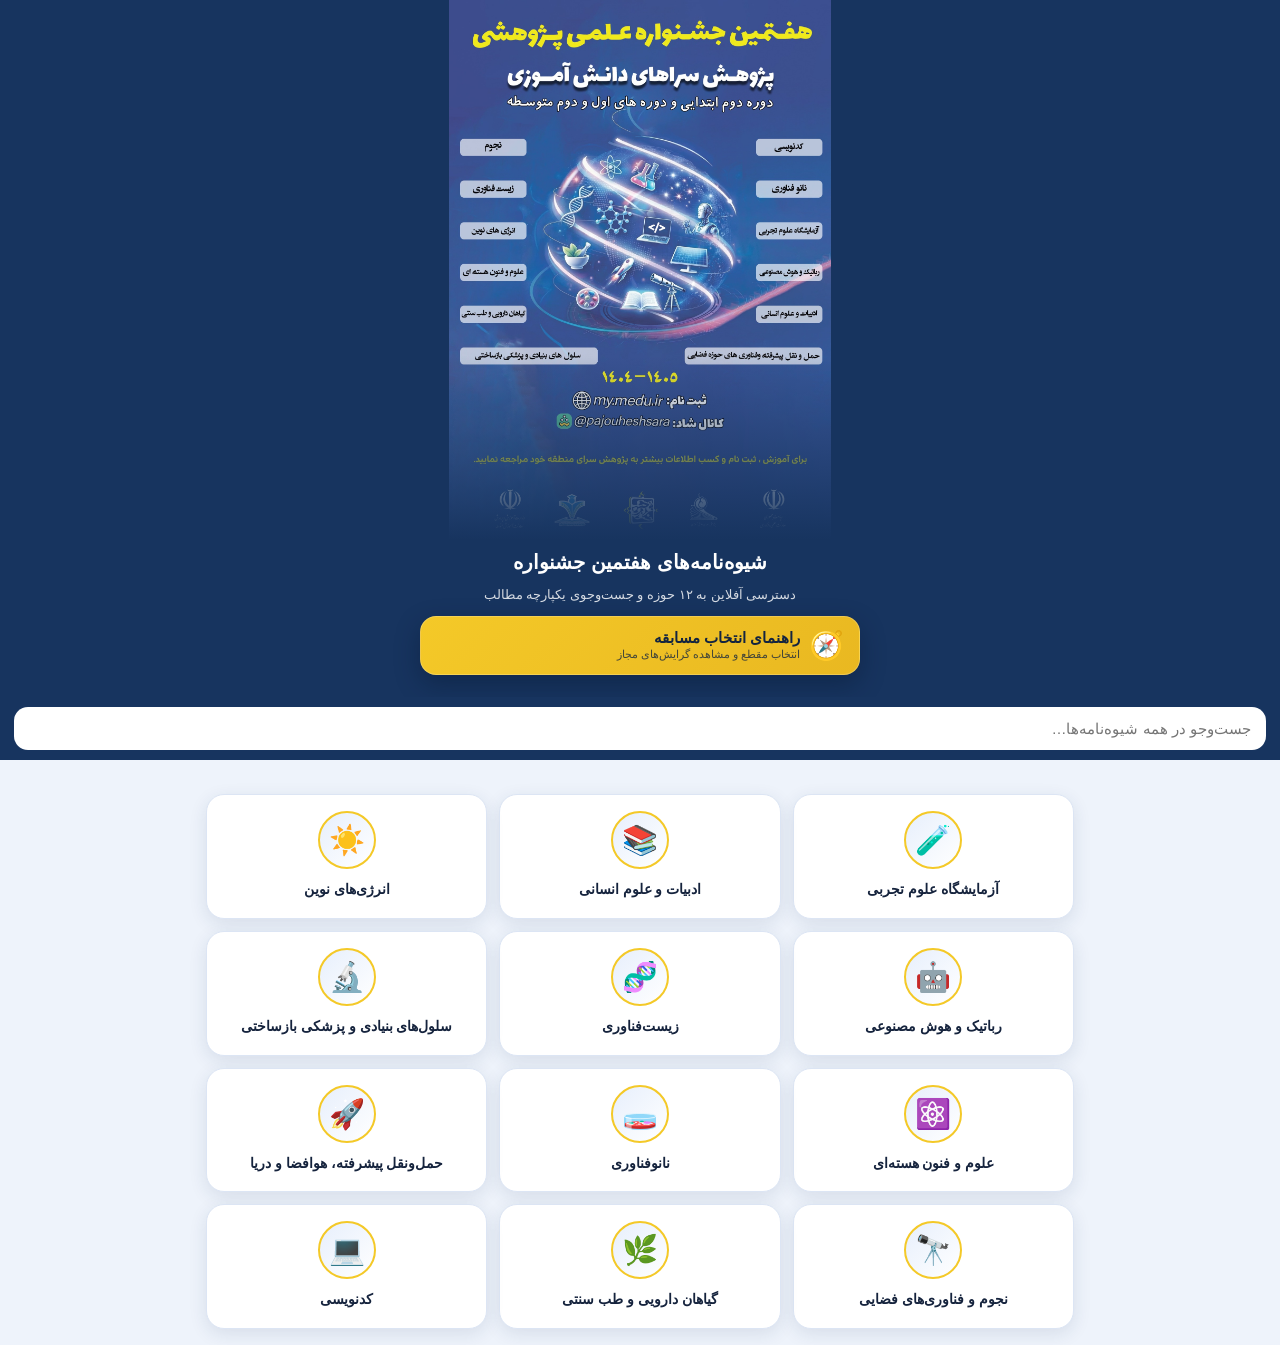
<file: app/src/main/assets/index.html>
<!doctype html><html lang="fa"><head><meta charset="utf-8"><meta name="viewport" content="width=device-width,initial-scale=1"><title>شیوه‌نامه‌های جشنواره</title><link rel="stylesheet" href="style.css"></head><body>
<section class="hero"><img src="poster.jpg" alt="پوستر هفتمین جشنواره علمی پژوهشی"></section>
<section class="intro"><h1>شیوه‌نامه‌های هفتمین جشنواره</h1><p>دسترسی آفلاین به ۱۲ حوزه و جست‌وجوی یکپارچه مطالب</p><button class="guide-entry" onclick="location.href='guide.html'"><span>🧭</span><b>راهنمای انتخاب مسابقه</b><small>انتخاب مقطع و مشاهده گرایش‌های مجاز</small></button></section>
<div class="search"><input id="q" placeholder="جست‌وجو در همه شیوه‌نامه‌ها…" autocomplete="off"></div>
<div id="results" class="results"></div><main id="grid" class="grid"></main>
<script>
const docs=[
['lab','آزمایشگاه علوم تجربی','🧪'],['literature','ادبیات و علوم انسانی','📚'],['energy','انرژی‌های نوین','☀️'],['robotics','رباتیک و هوش مصنوعی','🤖'],['biotech','زیست‌فناوری','🧬'],['stem','سلول‌های بنیادی و پزشکی بازساختی','🔬'],['nuclear','علوم و فنون هسته‌ای','⚛️'],['nano','نانوفناوری','🧫'],['aerospace','حمل‌ونقل پیشرفته، هوافضا و دریا','🚀'],['astronomy','نجوم و فناوری‌های فضایی','🔭'],['herbal','گیاهان دارویی و طب سنتی','🌿'],['coding','کدنویسی','💻']];
const grid=document.getElementById('grid');
docs.forEach(d=>{let x=document.createElement('div');x.className='card';x.innerHTML=`<div class="icon">${d[2]}</div><b>${d[1]}</b>`;x.onclick=()=>location.href=`viewer.html?doc=${d[0]}`;grid.appendChild(x)});
let index=[];fetch('search-index.json').then(r=>r.json()).then(x=>index=x);
let timer;document.getElementById('q').oninput=e=>{clearTimeout(timer);timer=setTimeout(()=>search(e.target.value),180)};
function norm(s){return String(s||'').normalize('NFKC').replace(/[يى]/g,'ی').replace(/ك/g,'ک').replace(/[\u064B-\u065F\u0670\u06D6-\u06ED]/g,'').replace(/[\u200c\u200d]/g,' ').replace(/[^\u0600-\u06ff0-9A-Za-z]+/g,' ').replace(/\s+/g,' ').trim()}
function compact(s){return norm(s).replace(/\s/g,'')}
function search(raw){const box=document.getElementById('results'),q=norm(raw),qc=compact(raw);box.innerHTML='';grid.style.display=q.length>1?'none':'grid';if(q.length<2)return;let found=[];for(const d of index){for(const p of d.pages){let t=norm(p.text),at=t.indexOf(q);if(at<0&&compact(t).includes(qc))at=0;if(at>=0){found.push({id:d.id,title:d.title,page:p.page,snip:t.slice(Math.max(0,at-65),at+q.length+90)});if(found.length>=60)break}}if(found.length>=60)break}
if(!found.length){box.innerHTML='<div class="empty">نتیجه‌ای پیدا نشد.</div>';return}found.forEach(r=>{let el=document.createElement('div');el.className='result';el.innerHTML=`<b>${r.title}</b> <small>— صفحه ${r.page}</small><p>${r.snip}</p>`;el.onclick=()=>location.href=`viewer.html?doc=${r.id}&page=${r.page}&q=${encodeURIComponent(q)}`;box.appendChild(el)})}
</script></body></html>
</file>
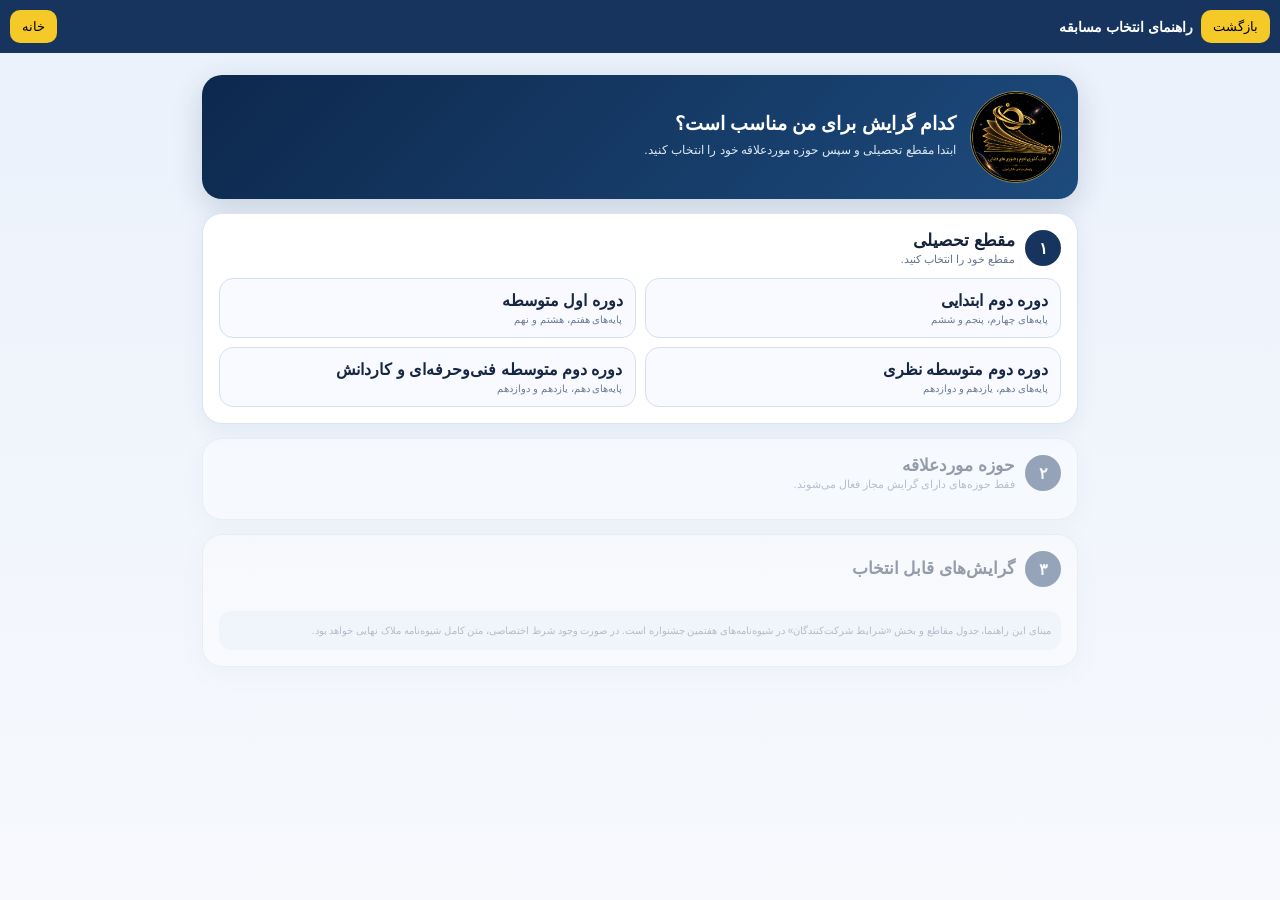
<file: app/src/main/assets/guide.html>
<!doctype html>
<html lang="fa">
<head>
  <meta charset="utf-8">
  <meta name="viewport" content="width=device-width,initial-scale=1,viewport-fit=cover">
  <title>راهنمای انتخاب مسابقه</title>
  <link rel="stylesheet" href="style.css">
</head>
<body class="guide-page">
  <header class="topbar guide-topbar">
    <button onclick="history.back()">بازگشت</button>
    <div class="title">راهنمای انتخاب مسابقه</div>
    <button onclick="location.href='index.html'">خانه</button>
  </header>
  <main class="guide-shell">
    <section class="guide-hero">
      <img src="hub-logo.png" alt="نشان قطب کشوری نجوم و فناوری‌های فضایی">
      <div><h1>کدام گرایش برای من مناسب است؟</h1><p>ابتدا مقطع تحصیلی و سپس حوزه موردعلاقه خود را انتخاب کنید.</p></div>
    </section>
    <section class="step" id="levelStep">
      <div class="step-heading"><span>۱</span><div><h2>مقطع تحصیلی</h2><p>مقطع خود را انتخاب کنید.</p></div></div>
      <div id="levels" class="choice-grid"></div>
    </section>
    <section class="step locked" id="fieldStep">
      <div class="step-heading"><span>۲</span><div><h2>حوزه موردعلاقه</h2><p>فقط حوزه‌های دارای گرایش مجاز فعال می‌شوند.</p></div></div>
      <div id="fields" class="field-choice-grid"></div>
    </section>
    <section class="step locked" id="resultStep">
      <div class="step-heading"><span>۳</span><div><h2>گرایش‌های قابل انتخاب</h2><p id="resultSummary"></p></div></div>
      <div id="resultsList" class="eligible-list"></div>
      <div class="source-note">مبنای این راهنما، جدول مقاطع و بخش «شرایط شرکت‌کنندگان» در شیوه‌نامه‌های هفتمین جشنواره است. در صورت وجود شرط اختصاصی، متن کامل شیوه‌نامه ملاک نهایی خواهد بود.</div>
    </section>
  </main>
  <script>
    let data,selectedLevel=null,selectedField=null;
    const $=id=>document.getElementById(id);
    fetch('eligibility-index.json').then(r=>r.json()).then(x=>{data=x;renderLevels()}).catch(()=>{$('levels').innerHTML='<div class="empty">خطا در بارگذاری اطلاعات راهنما.</div>'});
    function renderLevels(){
      $('levels').innerHTML='';
      data.levels.forEach(l=>{const b=document.createElement('button');b.className='choice';b.dataset.id=l.id;b.innerHTML=`<b>${l.title}</b><small>${l.subtitle}</small>`;b.onclick=()=>selectLevel(l.id);$('levels').appendChild(b)});
    }
    function selectLevel(id){
      selectedLevel=id;selectedField=null;
      document.querySelectorAll('#levels .choice').forEach(x=>x.classList.toggle('selected',x.dataset.id===id));
      $('fieldStep').classList.remove('locked');$('resultStep').classList.add('locked');renderFields();$('fieldStep').scrollIntoView({behavior:'smooth',block:'start'});
    }
    function renderFields(){
      $('fields').innerHTML='';
      data.fields.forEach(f=>{const count=f.items.filter(i=>i.levels.includes(selectedLevel)).length;const b=document.createElement('button');b.className='field-choice'+(count?'':' disabled');b.dataset.id=f.id;b.disabled=!count;b.innerHTML=`<span>${f.icon}</span><b>${f.title}</b><small>${count?count+' گرایش مجاز':'گزینه‌ای ندارد'}</small>`;b.onclick=()=>selectField(f.id);$('fields').appendChild(b)});
    }
    function selectField(id){
      selectedField=id;document.querySelectorAll('#fields .field-choice').forEach(x=>x.classList.toggle('selected',x.dataset.id===id));
      const field=data.fields.find(f=>f.id===id),level=data.levels.find(l=>l.id===selectedLevel),items=field.items.filter(i=>i.levels.includes(selectedLevel));
      $('resultSummary').textContent=`${items.length} گرایش در «${field.title}» برای «${level.title}»`;
      $('resultsList').innerHTML='';
      items.forEach((i,n)=>{const d=document.createElement('article');d.className='eligible-item';d.innerHTML=`<div class="eligible-number">${toFa(n+1)}</div><div class="eligible-copy"><h3>${i.title}</h3>${i.note?`<p class="eligibility-note">${i.note}</p>`:''}<small>شروع راهنما از صفحه ${toFa(i.page)} فایل PDF</small></div><button>مشاهده شیوه‌نامه</button>`;d.querySelector('button').onclick=()=>location.href=`viewer.html?doc=${field.id}&page=${i.page}&section=${encodeURIComponent(i.title)}`;$('resultsList').appendChild(d)});
      $('resultStep').classList.remove('locked');$('resultStep').scrollIntoView({behavior:'smooth',block:'start'});
    }
    function toFa(x){return String(x).replace(/\d/g,d=>'۰۱۲۳۴۵۶۷۸۹'[d])}
  </script>
</body>
</html>
</file>
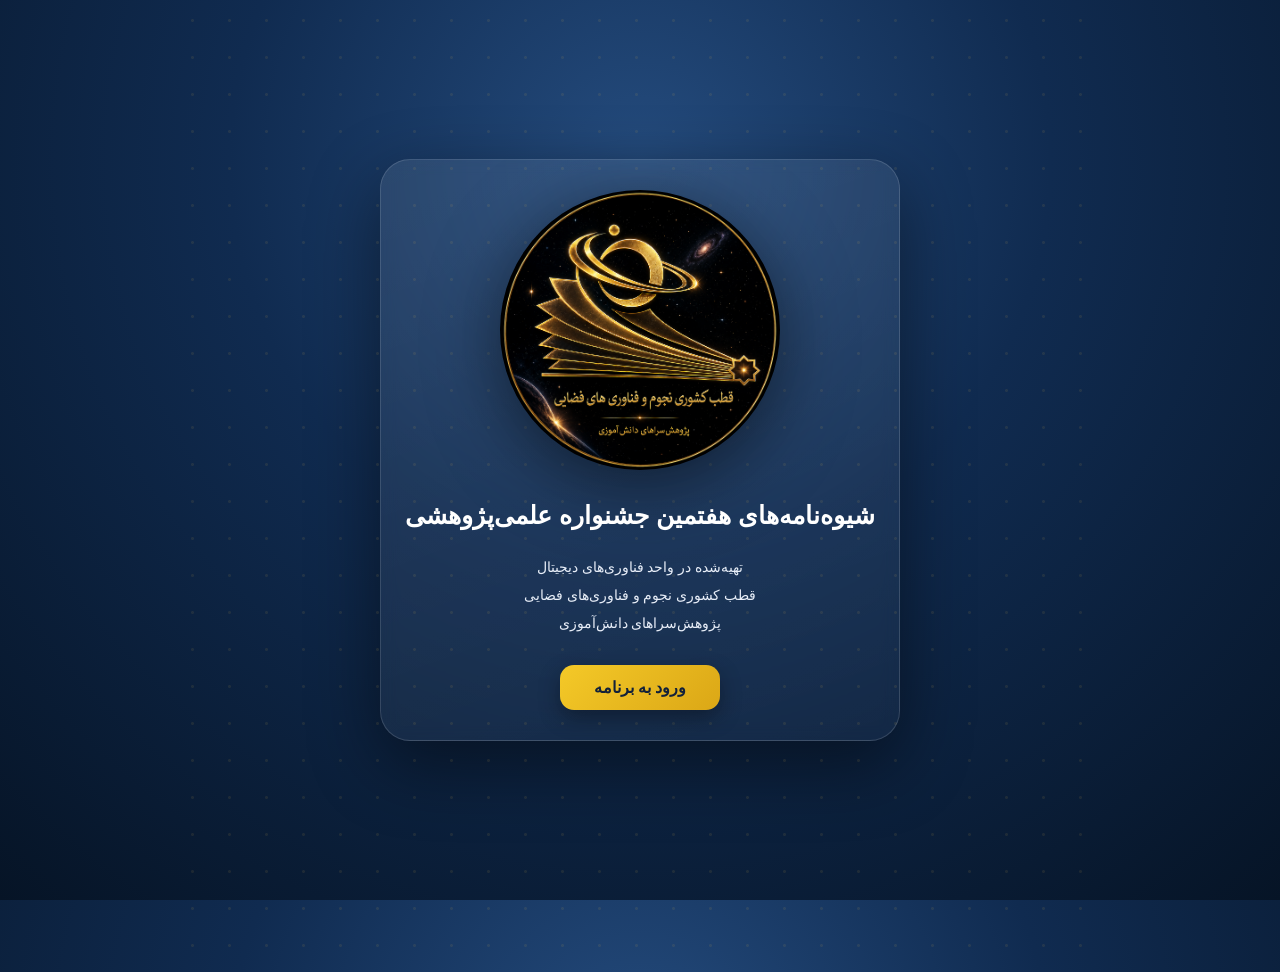
<file: app/src/main/assets/splash.html>
<!doctype html>
<html lang="fa">
<head>
  <meta charset="utf-8">
  <meta name="viewport" content="width=device-width,initial-scale=1,viewport-fit=cover">
  <title>قطب کشوری نجوم و فناوری‌های فضایی</title>
  <link rel="stylesheet" href="style.css">
</head>
<body class="splash-page">
  <main class="splash-card">
    <div class="splash-stars" aria-hidden="true"></div>
    <img class="hub-logo" src="hub-logo.png" alt="نشان قطب کشوری نجوم و فناوری‌های فضایی">
    <h1>شیوه‌نامه‌های هفتمین جشنواره علمی‌پژوهشی</h1>
    <p class="splash-credit">تهیه‌شده در واحد فناوری‌های دیجیتال<br>قطب کشوری نجوم و فناوری‌های فضایی<br>پژوهش‌سراهای دانش‌آموزی</p>
    <button class="primary-button" onclick="enterApp()">ورود به برنامه</button>
  </main>
  <script>
    function enterApp(){ sessionStorage.setItem('introSeen','1'); location.replace('index.html'); }
    if(sessionStorage.getItem('introSeen')==='1') setTimeout(enterApp,900);
  </script>
</body>
</html>
</file>
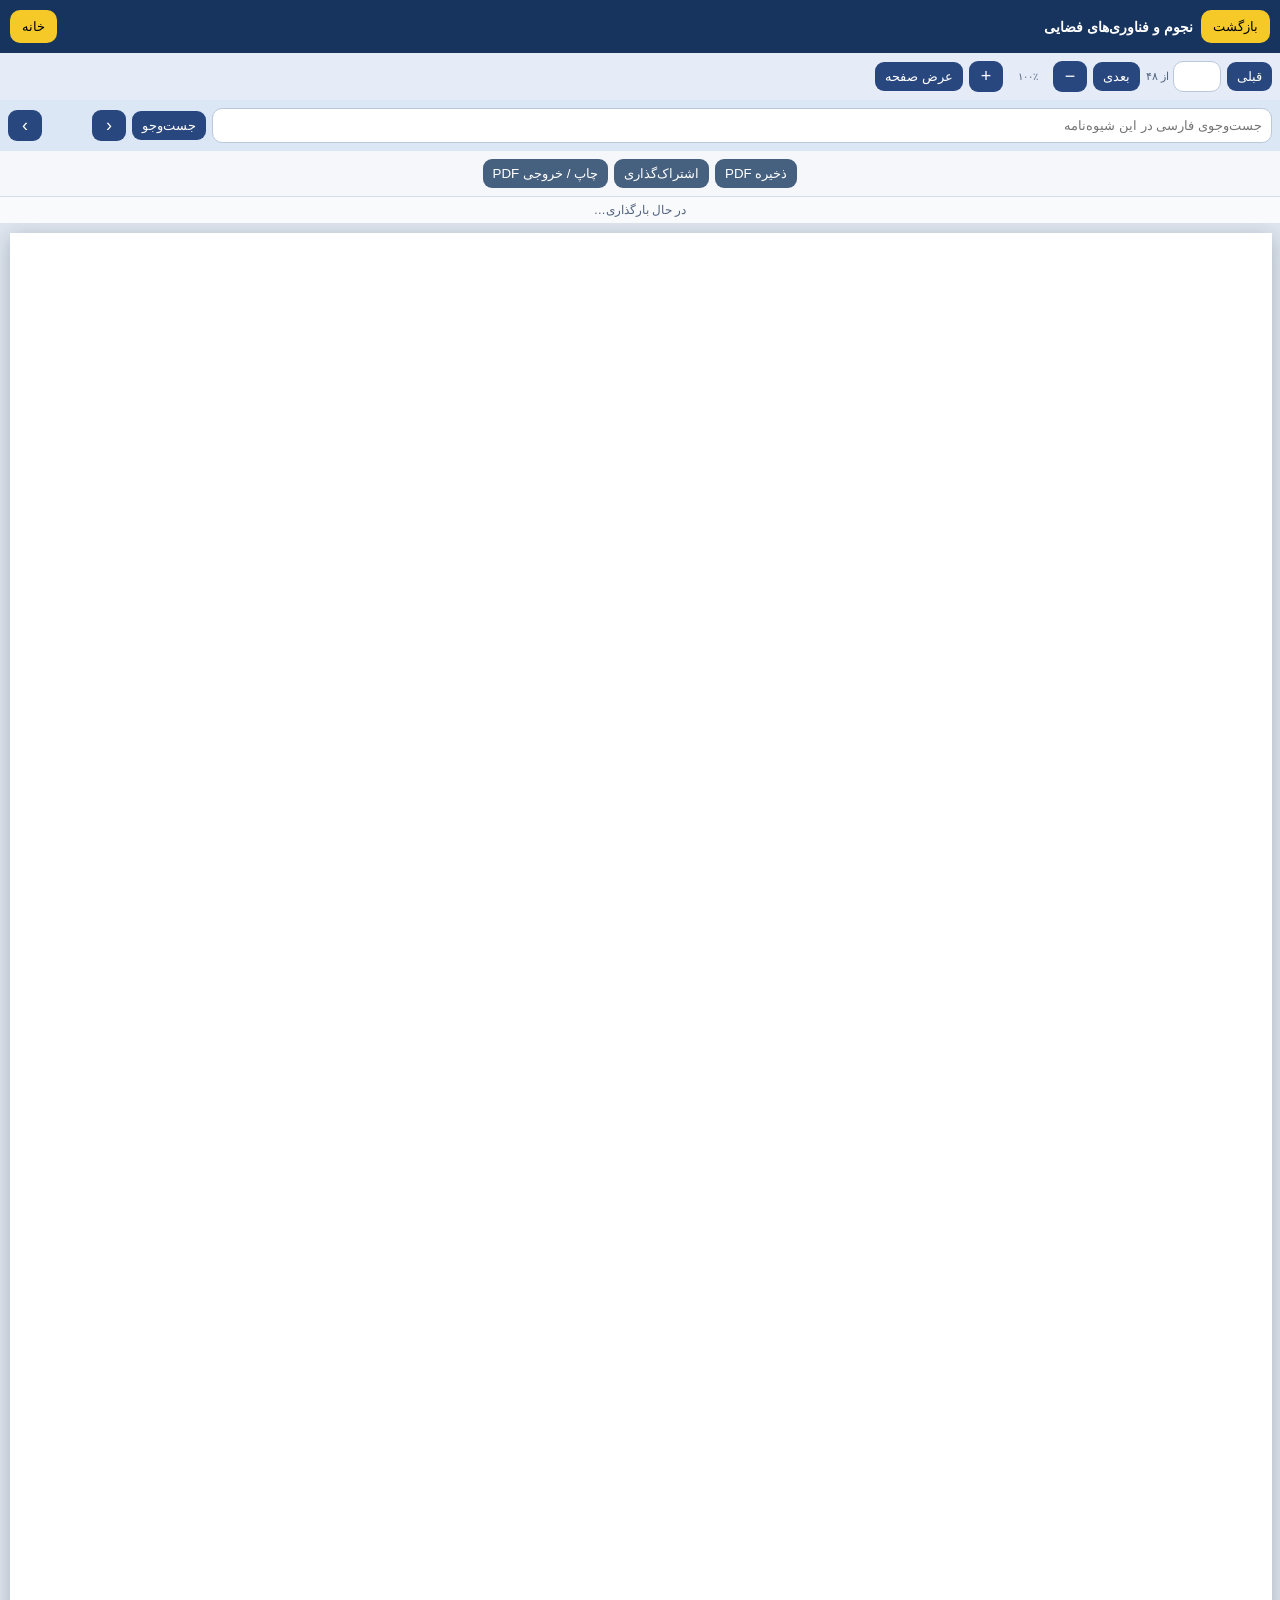
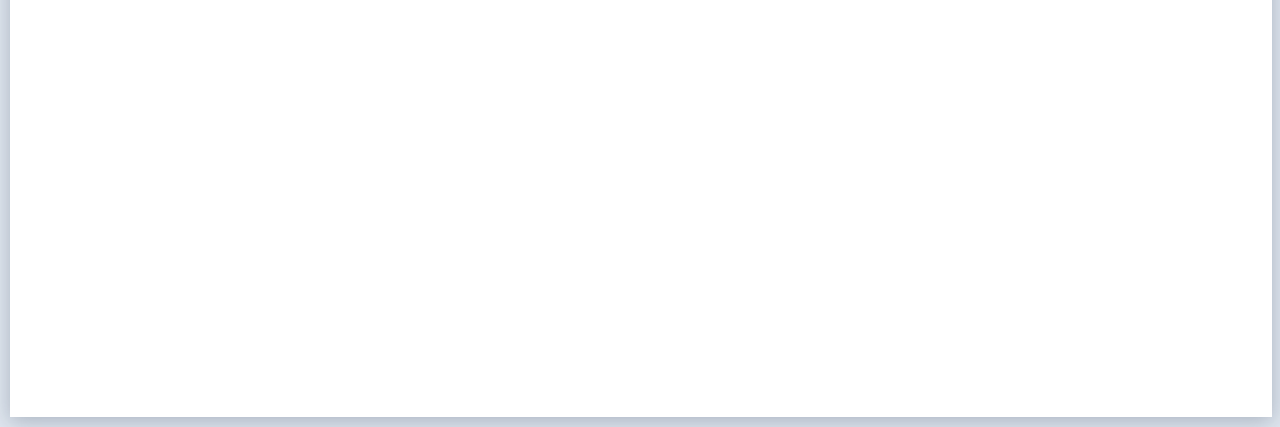
<file: app/src/main/assets/viewer.html>
<!doctype html>
<html lang="fa">
<head>
  <meta charset="utf-8">
  <meta name="viewport" content="width=device-width,initial-scale=1,maximum-scale=1,user-scalable=no,viewport-fit=cover">
  <title>نمایش شیوه‌نامه</title>
  <link rel="stylesheet" href="style.css">
  <script src="pdf.min.js"></script>
</head>
<body class="viewer-page">
  <header class="topbar">
    <button onclick="history.back()">بازگشت</button><div id="title" class="title"></div><button onclick="location.href='index.html'">خانه</button>
  </header>
  <div class="viewer-controls primary-controls">
    <button id="prev" title="صفحه قبلی">قبلی</button>
    <label class="page-jump"><input id="pageInput" inputmode="numeric" aria-label="شماره صفحه"><span id="pageTotal"></span></label>
    <button id="next" title="صفحه بعدی">بعدی</button>
    <button id="zoomOut" class="tool-square" title="کوچک‌نمایی">−</button>
    <span id="zoomLabel" class="zoom-label">۱۰۰٪</span>
    <button id="zoomIn" class="tool-square" title="بزرگ‌نمایی">+</button>
    <button id="fit" title="تطبیق با عرض صفحه">عرض صفحه</button>
  </div>
  <div class="viewer-controls search-controls">
    <input id="find" placeholder="جست‌وجوی فارسی در این شیوه‌نامه" autocomplete="off">
    <button id="go">جست‌وجو</button>
    <button id="findPrev" class="tool-square" title="نتیجه قبلی">‹</button>
    <span id="findCount" class="find-count"></span>
    <button id="findNext" class="tool-square" title="نتیجه بعدی">›</button>
  </div>
  <div class="viewer-controls file-controls">
    <button id="save">ذخیره PDF</button><button id="share">اشتراک‌گذاری</button><button id="print">چاپ / خروجی PDF</button>
  </div>
  <div id="msg" class="status">در حال بارگذاری…</div>
  <div id="canvasWrap" class="canvas-wrap"><canvas id="canvas"></canvas></div>
  <script>
    const docs={lab:['آزمایشگاه علوم تجربی','lab.pdf'],literature:['ادبیات و علوم انسانی','literature.pdf'],energy:['انرژی‌های نوین','energy.pdf'],robotics:['رباتیک و هوش مصنوعی','robotics.pdf'],biotech:['زیست‌فناوری','biotech.pdf'],stem:['سلول‌های بنیادی','stem.pdf'],nuclear:['علوم و فنون هسته‌ای','nuclear.pdf'],nano:['نانوفناوری','nano.pdf'],aerospace:['هوافضا و دریا','aerospace.pdf'],astronomy:['نجوم و فناوری‌های فضایی','astronomy.pdf'],herbal:['گیاهان دارویی','herbal.pdf'],coding:['کدنویسی','coding.pdf']};
    const $=id=>document.getElementById(id),u=new URLSearchParams(location.search),id=u.get('doc')||'astronomy',pdfFile=docs[id][1];
    let page=+(u.get('page')||1),pdf=null,zoom=1,renderToken=0,baseViewport=null,pageCssWidth=0,pageCssHeight=0,searchPages=[],searchPos=-1,indexDoc=null,pinch=null;
    $('title').textContent=docs[id][0];$('find').value=u.get('q')||'';
    pdfjsLib.GlobalWorkerOptions.workerSrc='pdf.worker.min.js';
    Promise.all([
      pdfjsLib.getDocument({url:'pdfs/'+pdfFile,disableFontFace:true,useSystemFonts:false}).promise,
      fetch('search-index.json').then(r=>r.json()).catch(()=>[])
    ]).then(([loaded,index])=>{
      pdf=loaded;indexDoc=index.find(x=>x.id===id)||null;page=clamp(page,1,pdf.numPages);$('pageTotal').textContent='از '+fa(pdf.numPages);render();
      if($('find').value.trim()) runSearch();
      const section=u.get('section');if(section)setMessage('بخش انتخاب‌شده: '+section);
    }).catch(e=>{console.error(e);setMessage('خطا در بازکردن فایل: '+(e&&e.message?e.message:'نامشخص'))});

    async function render(){
      if(!pdf)return;const token=++renderToken,set=await pdf.getPage(page);if(token!==renderToken)return;
      baseViewport=set.getViewport({scale:1});const available=Math.max(280,$('canvasWrap').clientWidth-18),fitScale=available/baseViewport.width,dpr=Math.min(2,window.devicePixelRatio||1),cssScale=fitScale*zoom,viewport=set.getViewport({scale:cssScale*dpr});
      const c=$('canvas'),ctx=c.getContext('2d',{alpha:false});pageCssWidth=baseViewport.width*cssScale;pageCssHeight=baseViewport.height*cssScale;c.width=Math.floor(viewport.width);c.height=Math.floor(viewport.height);c.style.width=pageCssWidth+'px';c.style.height=pageCssHeight+'px';
      await set.render({canvasContext:ctx,viewport}).promise;if(token!==renderToken)return;
      $('pageInput').value=fa(page);$('zoomLabel').textContent=fa(Math.round(zoom*100))+'٪';setMessage('');updateUrl();window.scrollTo(0,0);
    }
    function changePage(n){if(!pdf)return;page=clamp(n,1,pdf.numPages);zoom=1;$('canvasWrap').scrollLeft=0;render()}
    function changeZoom(next){zoom=clamp(next,.6,4);render()}
    $('prev').onclick=()=>changePage(page-1);$('next').onclick=()=>changePage(page+1);$('zoomOut').onclick=()=>changeZoom(zoom/1.25);$('zoomIn').onclick=()=>changeZoom(zoom*1.25);$('fit').onclick=()=>changeZoom(1);
    $('pageInput').onkeydown=e=>{if(e.key==='Enter'){const n=Number(en(e.target.value));if(Number.isFinite(n))changePage(n);e.target.blur()}};
    $('canvas').ondblclick=()=>changeZoom(zoom>1.15?1:2);

    const wrap=$('canvasWrap');
    wrap.addEventListener('touchstart',e=>{if(e.touches.length===2){pinch={distance:distance(e.touches),startZoom:zoom,startW:pageCssWidth,startH:pageCssHeight};e.preventDefault()}},{passive:false});
    wrap.addEventListener('touchmove',e=>{if(pinch&&e.touches.length===2){const z=clamp(pinch.startZoom*distance(e.touches)/pinch.distance,.6,4),ratio=z/zoom;$('canvas').style.width=(pageCssWidth*ratio)+'px';$('canvas').style.height=(pageCssHeight*ratio)+'px';pinch.preview=z;$('zoomLabel').textContent=fa(Math.round(z*100))+'٪';e.preventDefault()}},{passive:false});
    wrap.addEventListener('touchend',()=>{if(pinch){const z=pinch.preview||pinch.startZoom;pinch=null;changeZoom(z)}});
    function distance(t){return Math.hypot(t[0].clientX-t[1].clientX,t[0].clientY-t[1].clientY)}

    function norm(s){return String(s||'').normalize('NFKC').replace(/[يى]/g,'ی').replace(/ك/g,'ک').replace(/[\u064B-\u065F\u0670\u06D6-\u06ED]/g,'').replace(/[\u200c\u200d]/g,' ').replace(/[^\u0600-\u06ff0-9A-Za-z]+/g,' ').replace(/\s+/g,' ').trim()}
    function compact(s){return norm(s).replace(/\s/g,'')}
    function runSearch(){
      const raw=$('find').value.trim(),q=norm(raw),qc=compact(raw);searchPages=[];searchPos=-1;if(!q||!indexDoc){updateSearch();return}
      indexDoc.pages.forEach(p=>{const t=norm(p.text);if(t.includes(q)||compact(t).includes(qc))searchPages.push(p.page)});
      if(searchPages.length){const from=searchPages.findIndex(p=>p>=page);searchPos=from>=0?from:0;goSearch()}else{updateSearch();setMessage('نتیجه‌ای برای «'+raw+'» پیدا نشد.')}
    }
    function goSearch(){if(searchPos<0||!searchPages.length)return;page=searchPages[searchPos];zoom=1;updateSearch();setMessage('نتیجه در صفحه '+fa(page));render()}
    function updateSearch(){$('findCount').textContent=searchPages.length?(fa(searchPos+1)+' از '+fa(searchPages.length)):'';$('findPrev').disabled=!searchPages.length;$('findNext').disabled=!searchPages.length}
    $('go').onclick=runSearch;$('find').onkeydown=e=>{if(e.key==='Enter')runSearch()};$('findNext').onclick=()=>{if(searchPages.length){searchPos=(searchPos+1)%searchPages.length;goSearch()}};$('findPrev').onclick=()=>{if(searchPages.length){searchPos=(searchPos-1+searchPages.length)%searchPages.length;goSearch()}};

    $('save').onclick=()=>fileAction('savePdf');$('share').onclick=()=>fileAction('sharePdf');$('print').onclick=()=>fileAction('printPdf');
    function fileAction(name){if(window.AndroidFiles&&typeof AndroidFiles[name]==='function'){AndroidFiles[name](pdfFile,docs[id][0])}else if(name==='savePdf'){const a=document.createElement('a');a.href='pdfs/'+pdfFile;a.download=pdfFile;a.click()}else if(name==='printPdf'){window.print()}else{setMessage('این قابلیت در نسخه اندروید در دسترس است.')}}
    function updateUrl(){const p=new URLSearchParams(location.search);p.set('doc',id);p.set('page',page);history.replaceState(null,'','?'+p.toString())}
    function setMessage(s){$('msg').textContent=s||''}
    function clamp(x,a,b){return Math.max(a,Math.min(b,x))}
    function fa(x){return String(x).replace(/\d/g,d=>'۰۱۲۳۴۵۶۷۸۹'[d])}
    function en(x){return String(x).replace(/[۰-۹]/g,d=>'۰۱۲۳۴۵۶۷۸۹'.indexOf(d))}
  </script>
</body>
</html>
</file>
<file: app/src/main/assets/style.css>
@font-face{font-family:App;src:local('sans-serif')}*{box-sizing:border-box}body{margin:0;background:#eef3fb;color:#15233d;font-family:App,Tahoma,Arial,sans-serif;direction:rtl}.hero{position:relative;background:#17345f}.hero img{width:100%;display:block;max-height:72vh;object-fit:cover;object-position:top}.hero:after{content:'';position:absolute;inset:auto 0 0;height:34%;background:linear-gradient(transparent,#17345f)}.intro{background:#17345f;color:#fff;padding:10px 18px 22px;text-align:center}.intro h1{margin:0;font-size:20px}.intro p{opacity:.82;font-size:13px}.search{position:sticky;top:0;z-index:10;background:#17345f;padding:10px 14px;display:flex;gap:8px}.search input{width:100%;border:0;border-radius:14px;padding:13px 15px;font-size:15px;outline:none}.grid{display:grid;grid-template-columns:repeat(2,1fr);gap:12px;padding:16px}.card{background:#fff;border-radius:18px;padding:16px 10px;text-align:center;box-shadow:0 5px 18px #17345f1c;border:1px solid #dce5f4;cursor:pointer}.card .icon{width:58px;height:58px;margin:0 auto 9px;border-radius:50%;display:grid;place-items:center;font-size:29px;background:linear-gradient(135deg,#e7effc,#fff);border:2px solid #f4c928}.card b{font-size:14px;line-height:1.7}.results{padding:0 16px 18px}.result{background:#fff;padding:12px;border-radius:12px;margin:8px 0;border-right:4px solid #f4c928}.result small{color:#53647d}.result p{margin:5px 0;font-size:13px;line-height:1.8}.empty{text-align:center;padding:20px;color:#697990}.topbar{position:sticky;top:0;z-index:20;background:#17345f;color:#fff;padding:10px;display:flex;align-items:center;gap:8px}.topbar button{background:#f4c928;border:0;border-radius:10px;padding:9px 12px}.topbar .title{flex:1;font-weight:bold;font-size:14px}.viewer-controls{display:flex;gap:6px;padding:8px;background:#e5ecf8;position:sticky;top:50px;z-index:19}.viewer-controls input{flex:1;padding:9px;border:1px solid #bbc8dc;border-radius:10px}.viewer-controls button{border:0;background:#29477f;color:#fff;border-radius:9px;padding:7px 10px}.canvas-wrap{text-align:center;padding:8px;overflow:auto}.canvas-wrap canvas{max-width:100%;height:auto;box-shadow:0 3px 15px #0003;background:#fff}.status{text-align:center;padding:6px;font-size:12px;color:#53647d}@media(min-width:700px){.grid{grid-template-columns:repeat(3,1fr);max-width:900px;margin:auto}.hero img{max-height:60vh;object-fit:contain}.results{max-width:900px;margin:auto}}

/* صفحه معرفی */
.splash-page{min-height:100vh;display:grid;place-items:center;padding:24px;background:radial-gradient(circle at 50% 18%,#244b7d 0,#102b50 42%,#061426 100%);color:#fff;overflow:hidden}.splash-card{position:relative;width:min(100%,520px);text-align:center;padding:30px 24px;border:1px solid #ffffff24;border-radius:30px;background:linear-gradient(160deg,#ffffff16,#ffffff08);box-shadow:0 24px 70px #0007;backdrop-filter:blur(8px)}.splash-card:before{content:'';position:absolute;inset:-40%;background:radial-gradient(circle,#e8bc4e18 0 1px,transparent 2px);background-size:37px 37px;pointer-events:none}.hub-logo{position:relative;width:min(62vw,280px);aspect-ratio:1;object-fit:contain;border-radius:50%;filter:drop-shadow(0 14px 35px #0008)}.splash-card h1{position:relative;font-size:21px;line-height:1.9;margin:18px 0 8px}.splash-credit{position:relative;color:#e8eef8;line-height:2;font-size:14px}.primary-button{position:relative;margin-top:14px;border:0;border-radius:14px;padding:13px 34px;font:inherit;font-weight:bold;background:linear-gradient(135deg,#f4c928,#dba716);color:#12213a;box-shadow:0 8px 22px #0005}

/* ورودی راهنمای انتخاب */
.guide-entry{width:min(100%,440px);margin:14px auto 0;padding:12px 15px;border:1px solid #ffffff35;border-radius:16px;background:linear-gradient(135deg,#f4c928,#e9b821);color:#132440;display:grid;grid-template-columns:44px 1fr;grid-template-rows:auto auto;text-align:right;box-shadow:0 9px 24px #07162f66}.guide-entry span{grid-row:1/3;font-size:28px;align-self:center}.guide-entry b{font-size:15px}.guide-entry small{font-size:11px;opacity:.78}

/* راهنمای انتخاب مسابقه */
.guide-page{background:linear-gradient(#eaf1fb,#f7f9fd);min-height:100vh}.guide-shell{max-width:920px;margin:auto;padding:14px}.guide-hero{display:flex;align-items:center;gap:14px;padding:16px;border-radius:20px;background:linear-gradient(135deg,#0d284d,#1d4b7d);color:#fff;box-shadow:0 10px 30px #18385b2e}.guide-hero img{width:92px;height:92px;object-fit:cover;border-radius:50%;border:1px solid #e9c44b88}.guide-hero h1{font-size:19px;margin:0 0 5px}.guide-hero p{font-size:12px;margin:0;color:#dce8f7;line-height:1.8}.step{margin-top:14px;padding:16px;background:#fff;border:1px solid #d9e4f3;border-radius:20px;box-shadow:0 6px 22px #17345f10;scroll-margin-top:62px;transition:.25s}.step.locked{opacity:.42;pointer-events:none}.step-heading{display:flex;align-items:center;gap:10px;margin-bottom:12px}.step-heading>span{width:36px;height:36px;border-radius:50%;display:grid;place-items:center;background:#17345f;color:#fff;font-weight:bold}.step-heading h2{font-size:17px;margin:0}.step-heading p{font-size:11px;color:#65758d;margin:2px 0 0}.choice-grid{display:grid;grid-template-columns:1fr 1fr;gap:9px}.choice,.field-choice{border:1px solid #d5e0ef;border-radius:14px;background:#f8faff;color:#172743;padding:12px;font:inherit;text-align:right;transition:.18s}.choice b,.choice small{display:block}.choice small,.field-choice small{font-size:10px;color:#6b7c94;margin-top:4px}.choice.selected,.field-choice.selected{border-color:#d9ac20;background:#fff8dc;box-shadow:0 0 0 2px #f4c92844}.field-choice-grid{display:grid;grid-template-columns:repeat(2,1fr);gap:9px}.field-choice{display:grid;grid-template-columns:34px 1fr;grid-template-rows:auto auto;align-items:center}.field-choice span{grid-row:1/3;font-size:23px}.field-choice b{font-size:12px}.field-choice.disabled{opacity:.35;filter:grayscale(1)}.eligible-list{display:grid;gap:9px}.eligible-item{display:grid;grid-template-columns:34px 1fr auto;align-items:center;gap:10px;padding:12px;border:1px solid #dbe5f2;border-radius:14px;background:#fbfcff}.eligible-number{width:31px;height:31px;display:grid;place-items:center;border-radius:50%;background:#e8effa;color:#17345f;font-weight:bold}.eligible-copy h3{font-size:13px;margin:0 0 4px;line-height:1.7}.eligible-copy small{font-size:10px;color:#6a7b93}.eligible-item button{border:0;border-radius:10px;background:#173f70;color:#fff;padding:9px;font:inherit;font-size:11px}.eligibility-note{margin:2px 0 4px;color:#8b5f00;background:#fff7d8;border-radius:7px;padding:4px 7px;font-size:10px;display:inline-block}.source-note{margin-top:12px;padding:10px;border-radius:12px;background:#eef4fc;color:#5c6d84;font-size:10px;line-height:1.9}

/* نمایشگر پیشرفته PDF */
.viewer-page{overflow-x:hidden}.viewer-page .topbar{top:0}.viewer-controls{position:sticky;overflow-x:auto;align-items:center;white-space:nowrap}.primary-controls{top:50px}.search-controls{top:98px;background:#dce7f6}.file-controls{top:146px;justify-content:center;background:#f5f7fb;border-bottom:1px solid #d4deeb}.page-jump{display:flex;align-items:center;gap:4px;font-size:11px;color:#52647d}.page-jump input{width:48px;flex:none;text-align:center;padding:7px}.zoom-label,.find-count{font-size:10px;min-width:38px;text-align:center;color:#53647d}.viewer-controls .tool-square{min-width:34px;font-size:18px;padding:5px}.viewer-controls button:disabled{opacity:.35}.canvas-wrap{direction:ltr;min-height:65vh;padding:10px;overflow:auto;overscroll-behavior:contain;touch-action:pan-x pan-y;background:#dfe6ef}.canvas-wrap canvas{display:block;max-width:none;height:auto;margin:0 auto;box-shadow:0 4px 20px #0a1b3540;background:#fff}.viewer-page>.status{min-height:25px;background:#f8fafc}.search-controls input{min-width:190px}.file-controls button{background:#46607f}

@media(max-width:520px){.choice-grid{grid-template-columns:1fr}.eligible-item{grid-template-columns:32px 1fr}.eligible-item button{grid-column:2;width:100%}.viewer-controls{padding:6px}.viewer-controls button{padding:7px 8px;font-size:11px}.primary-controls{top:50px}.search-controls{top:94px}.file-controls{top:138px}.guide-hero img{width:76px;height:76px}.guide-hero h1{font-size:16px}}
@media(min-width:700px){.field-choice-grid{grid-template-columns:repeat(3,1fr)}.guide-shell{padding:22px}.splash-card h1{font-size:25px}}
@media print{.topbar,.viewer-controls,.status{display:none!important}.canvas-wrap{padding:0;background:#fff;overflow:visible}.canvas-wrap canvas{box-shadow:none;max-width:100%!important;height:auto!important}}
</file>
